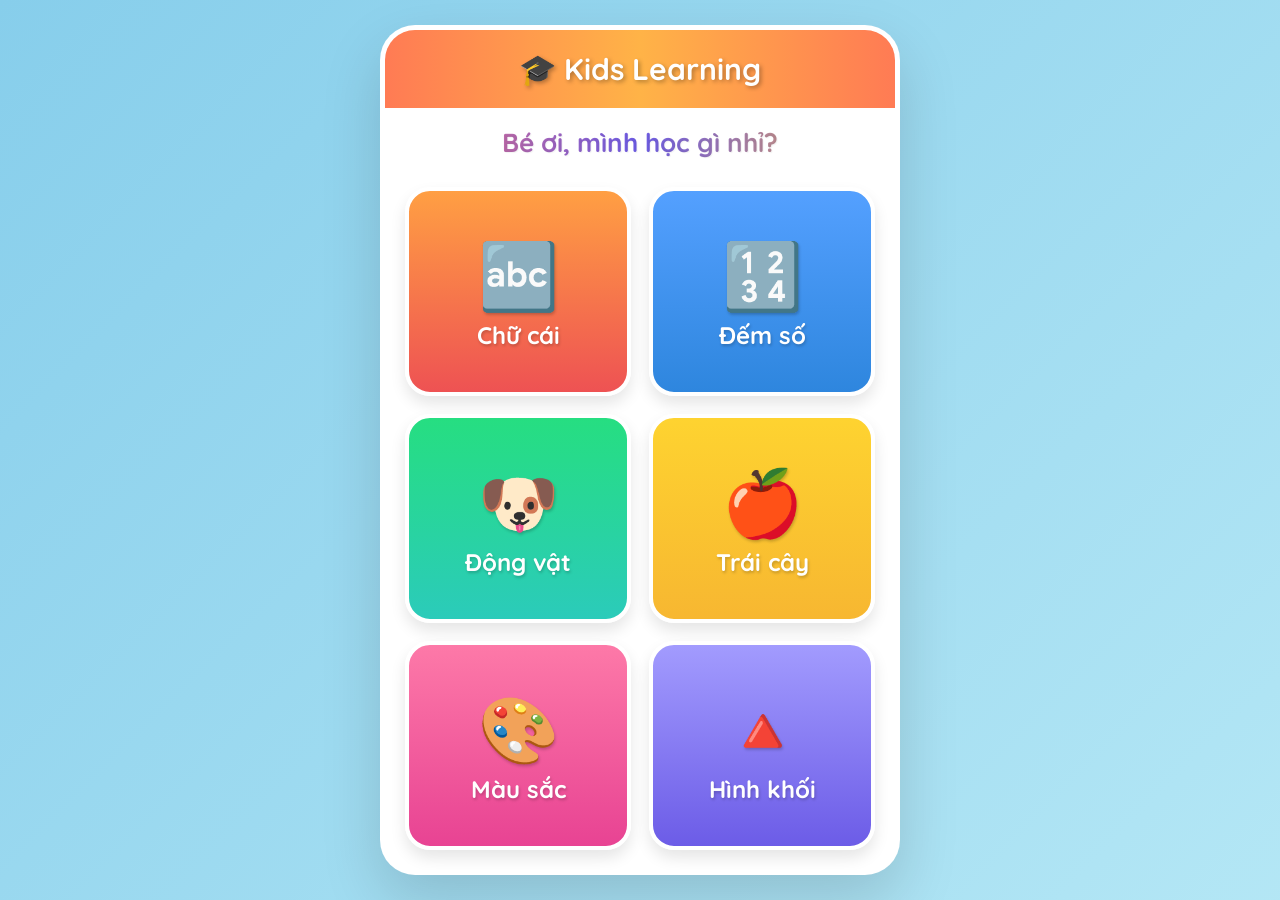
<file: bangchucai.html>
<!DOCTYPE html>
<html lang="vi">
<head>
<meta charset="UTF-8">
<meta name="viewport" content="width=device-width, initial-scale=1.0">
<title>Kids Learning Pro - Vui Học Mỗi Ngày</title>
<link href="https://fonts.googleapis.com/css2?family=Quicksand:wght@500;700&display=swap" rel="stylesheet">
<style>
/* ==============================
   STYLE CHUNG (GLOBAL)
   ============================== */
* {
    margin: 0;
    padding: 0;
    box-sizing: border-box;
    font-family: 'Quicksand', sans-serif;
    -webkit-tap-highlight-color: transparent;
}

body {
    background: linear-gradient(135deg, #87CEEB, #E0FFFF, #87CEEB);
    background-size: 400% 400%;
    animation: gradientBG 15s ease infinite;
    min-height: 100vh;
    display: flex;
    justify-content: center;
    align-items: center;
    padding: 10px; /* Giảm padding body để tận dụng tối đa màn hình */
}

@keyframes gradientBG {
    0% { background-position: 0% 50%; }
    50% { background-position: 100% 50%; }
    100% { background-position: 0% 50%; }
}

.container {
    width: 100%;
    max-width: 520px;
    height: 96vh; /* Thay đổi linh hoạt theo chiều cao màn hình */
    max-height: 850px; /* Không để quá dài trên iPad/PC */
    background: #fff;
    border-radius: 35px;
    overflow-x: hidden; 
    overflow-y: hidden;
    box-shadow: 0 25px 60px rgba(0,0,0,.15);
    display: flex;
    flex-direction: column;
    border: 5px solid rgba(255, 255, 255, 0.6);
    position: relative;
}

header {
    background: linear-gradient(90deg, #ff7b54, #ffb347, #ff7b54);
    padding: clamp(15px, 3vh, 20px) 15px; /* Padding co giãn */
    text-align: center;
    color: white;
    font-size: clamp(24px, 6vw, 30px); /* Kích thước chữ co giãn */
    font-weight: bold;
    position: relative;
    flex-shrink: 0;
    text-shadow: 2px 2px 4px rgba(0,0,0,0.3);
}

/* Tùy chỉnh thanh cuộn dọc (Chỉ dùng cho màn học tập) */
::-webkit-scrollbar { width: 6px; }
::-webkit-scrollbar-track { background: transparent; }
::-webkit-scrollbar-thumb { background: rgba(0,0,0,0.15); border-radius: 10px; }
::-webkit-scrollbar-thumb:hover { background: rgba(0,0,0,0.3); }

/* ==============================
   STYLE MÀN HÌNH TRANG CHỦ (VỪA KHÍT 100% KHÔNG CUỘN)
   ============================== */
#home-screen {
    display: flex;
    flex-direction: column;
    flex-grow: 1;
    background: #fff url('[data-uri]') ;
    overflow: hidden; /* Cấm cuộn */
}

.welcome-text {
    text-align: center;
    padding: clamp(10px, 2vh, 20px);
    font-size: clamp(20px, 5vw, 26px);
    font-weight: bold;
    background: linear-gradient(to right, #ff7675, #6c5ce7, #ffb347, #00cec9, #ff7675);
    background-size: 200% auto;
    -webkit-background-clip: text;
    background-clip: text;
    color: transparent;
    animation: rainbowText 4s linear infinite;
    text-shadow: 1px 1px 1px rgba(0,0,0,0.05);
    flex-shrink: 0;
}

@keyframes rainbowText { to { background-position: 200% center; } }

.menu-grid {
    padding: 10px 20px 20px;
    display: grid;
    grid-template-columns: 1fr 1fr;
    /* BÍ QUYẾT Ở ĐÂY: Chia chính xác 3 hàng bằng nhau, lấp đầy không gian trống */
    grid-template-rows: repeat(3, minmax(0, 1fr)); 
    gap: clamp(10px, 2vh, 20px); /* Khe hở tự động thu nhỏ nếu màn hình chật */
    flex-grow: 1;
    overflow: hidden; /* Không bao giờ xuất hiện thanh cuộn */
}

.menu-card {
    /* Đã gỡ bỏ aspect-ratio: 1 để tự động điền đầy hàng */
    display: flex; 
    flex-direction: column; 
    justify-content: center; 
    align-items: center;
    border-radius: 25px; 
    font-size: clamp(18px, 4.5vw, 24px); /* Chữ tự thu nhỏ nếu chật */
    font-weight: bold; 
    cursor: pointer; 
    transition: all .3s cubic-bezier(0.175, 0.885, 0.32, 1.275);
    box-shadow: 0 8px 15px rgba(0,0,0,.1); 
    color: white; 
    text-shadow: 1px 2px 3px rgba(0,0,0,0.2);
    position: relative; 
    overflow: hidden; 
    border: 4px solid white;
}

.menu-card:hover { transform: translateY(-6px) scale(1.02); box-shadow: 0 12px 20px rgba(0,0,0,.2); }
.menu-card span { 
    font-size: clamp(45px, 8vh, 65px); /* Icon tự động co giãn theo chiều cao */
    margin-bottom: clamp(2px, 1vh, 5px); 
    display: block; 
    animation: bouncingEmoji 3s ease-in-out infinite; 
}
@keyframes bouncingEmoji { 0%, 100% { transform: translateY(0); } 50% { transform: translateY(-8px); } }

.bg-alphabet { background: linear-gradient(180deg, #ff9f43, #ee5253); }
.bg-number { background: linear-gradient(180deg, #54a0ff, #2e86de); }
.bg-animal { background: linear-gradient(180deg, #26de81, #2bcbba); }
.bg-fruit { background: linear-gradient(180deg, #fed330, #f7b731); }
.bg-color { background: linear-gradient(180deg, #fd79a8, #e84393); } 
.bg-shape { background: linear-gradient(180deg, #a29bfe, #6c5ce7); } 

.menu-grid .menu-card:nth-child(2) span { animation-delay: 0.2s; }
.menu-grid .menu-card:nth-child(3) span { animation-delay: 0.4s; }
.menu-grid .menu-card:nth-child(4) span { animation-delay: 0.6s; }
.menu-grid .menu-card:nth-child(5) span { animation-delay: 0.8s; }
.menu-grid .menu-card:nth-child(6) span { animation-delay: 1.0s; }


/* ==============================
   STYLE MÀN HÌNH HỌC TẬP
   ============================== */
#learning-screen { display: none; flex-direction: column; flex-grow: 1; overflow: hidden; }

.home-btn {
    position: absolute; left: 15px; top: 50%; transform: translateY(-50%);
    background: rgba(255,255,255,0.3); color: white; padding: 6px 12px;
    border-radius: 12px; font-size: 14px; font-weight: bold; border: none; cursor: pointer; transition: 0.2s;
}
.home-btn:hover { background: rgba(255,255,255,0.5); }

/* KHU VỰC CHỌN MENU DROPDOWN TÙY CHỈNH */
.controls { 
    padding: 15px; display: grid; grid-template-columns: 1fr 1fr; gap: 10px; background: transparent; flex-shrink: 0; 
}

.custom-dropdown { position: relative; width: 100%; user-select: none; z-index: 10; }

.dropdown-header {
    padding: 10px; border-radius: 20px; font-size: 15px; font-weight: bold; color: white; text-align: center;
    cursor: pointer; border: 3px solid #fff; box-shadow: 0 5px 15px rgba(0,0,0,0.1); transition: 0.3s;
}
.dropdown-header:hover { transform: translateY(-3px) scale(1.03); box-shadow: 0 8px 20px rgba(0,0,0,0.15); }

.bg-blue { background: linear-gradient(135deg, #74b9ff, #0984e3); }
.bg-orange { background: linear-gradient(135deg, #ffb347, #ff7b54); }

.dropdown-list {
    position: absolute; top: 110%; left: 0; right: 0; background: rgba(255, 255, 255, 0.95);
    backdrop-filter: blur(5px); border-radius: 20px; box-shadow: 0 15px 35px rgba(0,0,0,0.25);
    border: 4px solid #fff; overflow: hidden; display: none; z-index: 100;
    animation: fadeInDown 0.2s ease-out;
}
@keyframes fadeInDown { from { opacity: 0; transform: translateY(-10px); } to { opacity: 1; transform: translateY(0); } }

.custom-dropdown.active .dropdown-list { display: block; }
.custom-dropdown.active .dropdown-header { box-shadow: 0 0 15px rgba(0,0,0,0.2) inset; }

.dropdown-item {
    padding: 10px 15px; color: #2c3e50; font-weight: bold; font-size: 15px; cursor: pointer;
    transition: 0.2s; text-align: center; border-bottom: 2px solid #f1f2f6;
}
.dropdown-item:last-child { border-bottom: none; }
.dropdown-item:hover { background: #e0ffff; color: #00cec9; transform: scale(1.02); }

/* GRID HỌC TẬP (CUỘN DỌC, CHỐNG CUỘN NGANG) */
#grid { 
    padding: 15px; 
    display: grid; 
    grid-template-columns: repeat(auto-fill, minmax(100px, 1fr)); 
    align-content: start;
    gap: 15px; 
    flex-grow: 1; 
    overflow-y: auto; 
    overflow-x: hidden; 
}

.card {
    aspect-ratio: 1; border-radius: 20px; display: flex; flex-direction: column; justify-content: center; align-items: center;
    font-size: 40px; font-weight: bold; color: white; cursor: pointer; transition: .25s; box-shadow: 0 8px 15px rgba(0,0,0,.15);
}
.card:hover { transform: translateY(-6px); }
.card span { font-size: 14px; margin-top: 5px; text-align: center; line-height: 1.2; padding: 0 5px;}

.bigImage { width: 100%; padding: 5px 20px; display: flex; justify-content: center; flex-shrink: 0;}
.bigImage #preview { font-size: 80px; display: none; animation: zoom .5s; line-height: 1; }
@keyframes zoom { from { transform: scale(.4); opacity: 0; } to { transform: scale(1); opacity: 1; } }

.footer { padding: 15px; display: grid; grid-template-columns: repeat(3, 1fr); gap: 10px; flex-shrink: 0; }
button { padding: 10px; border: none; border-radius: 15px; font-size: 14px; font-weight: bold; cursor: pointer; transition: .3s; }
button:hover { transform: scale(1.05); }
.random { background: #8e44ad; color: white; }
.spell { background: #16a085; color: white; }
.chatbot-btn { background: #0984e3; color: white; } 

/* ==============================
   STYLE POPUP ĐỐ CHỮ (MINIGAME)
   ============================== */
#quiz-modal {
    position: absolute; top: 0; left: 0; width: 100%; height: 100%; background: rgba(0,0,0,0.6); backdrop-filter: blur(4px);
    display: none; justify-content: center; align-items: center; z-index: 1000; opacity: 0; transition: opacity 0.3s;
}
#quiz-modal.active { display: flex; opacity: 1; }
.quiz-content {
    background: #fff; padding: 25px; border-radius: 30px; width: 85%; max-width: 350px; text-align: center;
    box-shadow: 0 20px 50px rgba(0,0,0,0.3); transform: scale(0.8); transition: transform 0.3s cubic-bezier(0.175, 0.885, 0.32, 1.275);
    position: relative; border: 6px solid #ffb347;
}
#quiz-modal.active .quiz-content { transform: scale(1); }

.close-quiz { position: absolute; top: -12px; right: -12px; background: #ee5253; color: white; border: 4px solid white; width: 35px; height: 35px; border-radius: 50%; font-size: 18px; font-weight: bold; cursor: pointer; box-shadow: 0 4px 10px rgba(0,0,0,0.2); }
#quiz-title { font-size: 18px; color: #2c3e50; margin-bottom: 10px; font-weight: bold; }
#quiz-hint { font-size: 70px; margin: 10px 0; animation: bouncingEmoji 2s infinite; }
.quiz-options { display: flex; justify-content: center; gap: 8px; margin-bottom: 15px; }
.quiz-option { flex: 1; padding: 10px 5px; font-size: 15px; font-weight: bold; border: 3px solid #74b9ff; border-radius: 15px; background: white; color: #2c3e50; cursor: pointer; transition: all 0.2s; font-family: 'Quicksand', sans-serif; text-transform: capitalize; }
.quiz-option:hover { background: #f1f2f6; }
.quiz-option.selected { border-color: #00cec9; background: #e0ffff; box-shadow: 0 0 10px rgba(0, 206, 201, 0.4); transform: scale(1.05); }

.quiz-actions { display: flex; justify-content: center; gap: 8px; }
.btn-check { background: #00cec9; color: white; flex: 2; font-size: 16px; padding: 10px; }
.btn-skip { background: #a29bfe; color: white; flex: 1; font-size: 16px; padding: 10px; }

#quiz-feedback { margin-top: 10px; font-size: 16px; font-weight: bold; min-height: 22px; }
.feedback-correct { color: #26de81; }
.feedback-wrong { color: #ee5253; animation: shake 0.5s; }

/* ==============================
   STYLE CHATBOT
   ============================== */
#chat-modal { position: absolute; top: 0; left: 0; width: 100%; height: 100%; background: rgba(0,0,0,0.6); backdrop-filter: blur(4px); display: none; justify-content: center; align-items: center; z-index: 1001; opacity: 0; transition: opacity 0.3s; }
#chat-modal.active { display: flex; opacity: 1; }
.chat-content { background: #fff; padding: 20px; border-radius: 30px; width: 90%; max-width: 400px; height: 80%; display: flex; flex-direction: column; box-shadow: 0 20px 50px rgba(0,0,0,0.3); position: relative; border: 6px solid #a29bfe; transform: scale(0.8); transition: transform 0.3s cubic-bezier(0.175, 0.885, 0.32, 1.275); }
#chat-modal.active .chat-content { transform: scale(1); }
.close-chat { position: absolute; top: -15px; right: -15px; background: #ee5253; color: white; border: 4px solid white; width: 40px; height: 40px; border-radius: 50%; font-size: 20px; font-weight: bold; cursor: pointer; box-shadow: 0 4px 10px rgba(0,0,0,0.2); }
#chat-title { font-size: 20px; color: #2c3e50; margin-bottom: 10px; font-weight: bold; text-align: center; }
#chat-history { flex-grow: 1; background: #f1f2f6; border-radius: 15px; padding: 15px; overflow-y: auto; display: flex; flex-direction: column; gap: 10px; margin-bottom: 10px; }
.chat-msg { padding: 10px 15px; border-radius: 20px; max-width: 80%; font-size: 15px; font-weight: bold; line-height: 1.4; animation: zoom .3s; }
.chat-msg.user { background: #74b9ff; color: white; align-self: flex-end; border-bottom-right-radius: 5px; }
.chat-msg.bot { background: #dfe6e9; color: #2d3436; align-self: flex-start; border-bottom-left-radius: 5px; }
.chat-input-area { display: flex; gap: 10px; }
#chat-input { flex-grow: 1; padding: 12px; font-size: 15px; border: 3px solid #a29bfe; border-radius: 20px; outline: none; font-family: 'Quicksand', sans-serif; font-weight: bold; transition: 0.3s; }
#chat-input:focus { border-color: #6c5ce7; box-shadow: 0 0 10px rgba(108, 92, 231, 0.3); }
#chat-send { background: #a29bfe; color: white; border: none; padding: 10px 15px; border-radius: 20px; font-size: 15px; font-weight: bold; cursor: pointer; }
#chat-send:hover { background: #6c5ce7; }
</style>
</head>
<body>

<div class="container">
    <div id="home-screen">
        <header>🎓 Kids Learning</header>
        <div class="welcome-text">Bé ơi, mình học gì nhỉ?</div>
        <div class="menu-grid">
            <div class="menu-card bg-alphabet" onclick="openLearning('alphabet')"><span>🔤</span>Chữ cái</div>
            <div class="menu-card bg-number" onclick="openLearning('number')"><span>🔢</span>Đếm số</div>
            <div class="menu-card bg-animal" onclick="openLearning('animal')"><span>🐶</span>Động vật</div>
            <div class="menu-card bg-fruit" onclick="openLearning('fruit')"><span>🍎</span>Trái cây</div>
            <div class="menu-card bg-color" onclick="openLearning('color')"><span>🎨</span>Màu sắc</div>
            <div class="menu-card bg-shape" onclick="openLearning('shape')"><span>🔺</span>Hình khối</div>
        </div>
    </div>

    <div id="learning-screen">
        <header>
            <button class="home-btn" onclick="goHome()">🏠 Trang chủ</button>
            🎓 <span id="header-title">Học Chữ Cái</span>
        </header>
        
        <div class="controls">
            <div class="custom-dropdown" id="dropdown-lang">
                <div class="dropdown-header bg-blue">🇻🇳 Tiếng Việt ▾</div>
                <div class="dropdown-list">
                    <div class="dropdown-item" onclick="setLanguage('vi-VN', '🇻🇳 Tiếng Việt')">🇻🇳 Tiếng Việt</div>
                    <div class="dropdown-item" onclick="setLanguage('en-US', '🇺🇸 English')">🇺🇸 English</div>
                </div>
            </div>

            <div class="custom-dropdown" id="dropdown-mode">
                <div class="dropdown-header bg-orange">🔤 Chữ cái ▾</div>
                <div class="dropdown-list">
                    <div class="dropdown-item" onclick="setMode('alphabet', '🔤 Chữ cái')">🔤 Chữ cái</div>
                    <div class="dropdown-item" onclick="setMode('number', '🔢 Số đếm')">🔢 Số đếm</div>
                    <div class="dropdown-item" onclick="setMode('animal', '🐶 Động vật')">🐶 Động vật</div>
                    <div class="dropdown-item" onclick="setMode('fruit', '🍎 Trái cây')">🍎 Trái cây</div>
                    <div class="dropdown-item" onclick="setMode('color', '🎨 Màu sắc')">🎨 Màu sắc</div>
                    <div class="dropdown-item" onclick="setMode('shape', '🔺 Hình khối')">🔺 Hình khối</div>
                </div>
            </div>
        </div>

        <div class="bigImage">
            <div id="preview"></div>
        </div>

        <div id="grid"></div>

        <div class="footer">
            <button class="random">🎲 Ngẫu nhiên</button>
            <button class="spell">🎮 Đố chữ</button>
            <button class="chatbot-btn" id="btnChat">🤖 Trò Chuyện</button>
        </div>
    </div>

    <div id="quiz-modal">
        <div class="quiz-content">
            <button class="close-quiz" onclick="closeQuiz()">✖</button>
            <div id="quiz-title">Bé hãy chọn đáp án đúng nhé!</div>
            <div id="quiz-hint">🐶</div>
            <div id="quiz-options" class="quiz-options"></div>
            <div class="quiz-actions">
                <button class="btn-check" onclick="checkQuiz()">Kiểm tra 🎯</button>
                <button class="btn-skip" onclick="nextQuiz()">Đổi hình ⏭️</button>
            </div>
            <div id="quiz-feedback"></div>
        </div>
    </div>

    <div id="chat-modal">
        <div class="chat-content">
            <button class="close-chat" onclick="closeChat()">✖</button>
            <div id="chat-title">🤖 Trò chuyện với tớ!</div>
            <div id="chat-history"></div>
            <div class="chat-input-area">
                <input type="text" id="chat-input" placeholder="Hỏi tớ đi..." autocomplete="off">
                <button id="chat-send" onclick="sendMessage()">Gửi</button>
            </div>
        </div>
    </div>
</div>

<audio id="audioPlayer" style="display:none;"></audio>

<script>
// Dữ liệu màu sắc UI
const colors = ["#ff7675", "#74b9ff", "#55efc4", "#fdcb6e", "#a29bfe", "#fd79a8", "#00cec9", "#6c5ce7"];

let language = "vi-VN";
let mode = "alphabet";

const grid = document.getElementById("grid");
const preview = document.getElementById("preview");
const audioPlayer = document.getElementById("audioPlayer");
const headerTitle = document.getElementById("header-title");

//==================================================
// XỬ LÝ CUSTOM DROPDOWN (MENU THẢ XUỐNG MỚI)
//==================================================
document.querySelectorAll('.dropdown-header').forEach(header => {
    header.addEventListener('click', function(e) {
        e.stopPropagation();
        let parent = this.parentElement;
        document.querySelectorAll('.custom-dropdown').forEach(d => {
            if (d !== parent) d.classList.remove('active');
        });
        parent.classList.toggle('active');
    });
});

document.addEventListener('click', () => {
    document.querySelectorAll('.custom-dropdown').forEach(d => d.classList.remove('active'));
});

function setLanguage(val, text) {
    language = val;
    document.querySelector('#dropdown-lang .dropdown-header').innerHTML = text + " ▾";
    render();
}

function setMode(val, text) {
    mode = val;
    document.querySelector('#dropdown-mode .dropdown-header').innerHTML = text + " ▾";
    preview.style.display = "none";
    render();
}

//=====================
// ĐIỀU HƯỚNG TRANG
//=====================
const modeTexts = {
    'alphabet': '🔤 Chữ cái', 'number': '🔢 Số đếm', 'animal': '🐶 Động vật',
    'fruit': '🍎 Trái cây', 'color': '🎨 Màu sắc', 'shape': '🔺 Hình khối'
};

function openLearning(selectedMode) {
    document.getElementById('home-screen').style.display = 'none';
    document.getElementById('learning-screen').style.display = 'flex';
    mode = selectedMode;
    document.querySelector('#dropdown-mode .dropdown-header').innerHTML = modeTexts[selectedMode] + " ▾";
    preview.style.display = "none"; 
    updateHeaderTitle(); 
    render();
}

function goHome() {
    document.getElementById('learning-screen').style.display = 'none';
    document.getElementById('home-screen').style.display = 'flex';
    speechSynthesis.cancel();
}

function updateHeaderTitle() {
    const titles = {'alphabet': 'Học Chữ Cái', 'number': 'Học Số Đếm', 'animal': 'Học Động Vật', 'fruit': 'Học Trái Cây', 'color': 'Học Màu Sắc', 'shape': 'Học Hình Khối'};
    headerTitle.textContent = titles[mode];
}

//=====================
// BẢNG DỮ LIỆU ĐÃ BỔ SUNG
//=====================
const alphabetVI = ["A","Ă","Â","B","C","D","Đ","E","Ê","G","H","I","K","L","M","N","O","Ô","Ơ","P","Q","R","S","T","U","Ư","V","X","Y"];
const alphabetEN = ["A","B","C","D","E","F","G","H","I","J","K","L","M","N","O","P","Q","R","S","T","U","V","W","X","Y","Z"];
const viSpellingMap = {'b':'bờ','c':'cờ','d':'dờ','đ':'đờ','g':'gờ','h':'hờ','k':'ca','l':'lờ','m':'mờ','n':'nờ','p':'pờ','q':'quờ','r':'rờ','s':'sờ','t':'tờ','v':'vờ','x':'xờ'};

const numbers = ["1","2","3","4","5","6","7","8","9","10","11","12","13","14","15","16","17","18","19","20"];
const numberVI = ["một","hai","ba","bốn","năm","sáu","bảy","tám","chín","mười","mười một","mười hai","mười ba","mười bốn","mười lăm","mười sáu","mười bảy","mười tám","mười chín","hai mươi"];
const numberEN = ["one","two","three","four","five","six","seven","eight","nine","ten","eleven","twelve","thirteen","fourteen","fifteen","sixteen","seventeen","eighteen","nineteen","twenty"];

const animals = [{name:"Mèo", en:"Cat", emoji:"🐱"}, {name:"Chó", en:"Dog", emoji:"🐶"}, {name:"Voi", en:"Elephant", emoji:"🐘"}, {name:"Hổ", en:"Tiger", emoji:"🐯"}, {name:"Sư tử", en:"Lion", emoji:"🦁"}, {name:"Khỉ", en:"Monkey", emoji:"🐵"}, {name:"Gấu", en:"Bear", emoji:"🐻"}, {name:"Thỏ", en:"Rabbit", emoji:"🐰"}, {name:"Ngựa", en:"Horse", emoji:"🐴"}, {name:"Bò", en:"Cow", emoji:"🐮"}, {name:"Heo", en:"Pig", emoji:"🐷"}, {name:"Dê", en:"Goat", emoji:"🐐"}, {name:"Cừu", en:"Sheep", emoji:"🐑"}, {name:"Gà", en:"Chicken", emoji:"🐔"}, {name:"Vịt", en:"Duck", emoji:"🦆"}];
const fruits = [{name:"Táo", en:"Apple", emoji:"🍎"}, {name:"Cam", en:"Orange", emoji:"🍊"}, {name:"Chuối", en:"Banana", emoji:"🍌"}, {name:"Nho", en:"Grapes", emoji:"🍇"}, {name:"Dâu", en:"Strawberry", emoji:"🍓"}, {name:"Dưa hấu", en:"Watermelon", emoji:"🍉"}, {name:"Xoài", en:"Mango", emoji:"🥭"}, {name:"Dứa", en:"Pineapple", emoji:"🍍"}, {name:"Dừa", en:"Coconut", emoji:"🥥"}];

const colorItems = [ 
    {name:"Đỏ", en:"Red", emoji:"🟥"}, {name:"Xanh lá", en:"Green", emoji:"🟩"}, 
    {name:"Xanh dương", en:"Blue", emoji:"🟦"}, {name:"Vàng", en:"Yellow", emoji:"🟨"}, 
    {name:"Tím", en:"Purple", emoji:"🟪"}, {name:"Cam", en:"Orange", emoji:"🟧"}, 
    {name:"Đen", en:"Black", emoji:"⬛"}, {name:"Trắng", en:"White", emoji:"⬜"}, 
    {name:"Nâu", en:"Brown", emoji:"🟫"}, {name:"Hồng", en:"Pink", emoji:"🩷"},
    {name:"Xám", en:"Gray", emoji:"🩶"}, {name:"Xanh ngọc", en:"Cyan", emoji:"🩵"}
];

const shapeItems = [ 
    {name:"Tròn", en:"Circle", emoji:"🔴"}, {name:"Vuông", en:"Square", emoji:"🟦"}, 
    {name:"Tam giác", en:"Triangle", emoji:"🔺"}, {name:"Ngôi sao", en:"Star", emoji:"⭐"}, 
    {name:"Trái tim", en:"Heart", emoji:"❤️"}, {name:"Hình thoi", en:"Diamond", emoji:"🔸"},
    {name:"Bầu dục", en:"Oval", emoji:"🥚"}, {name:"Chữ nhật", en:"Rectangle", emoji:"🎴"},
    {name:"Lục giác", en:"Hexagon", emoji:"💠"}, {name:"Khuyết", en:"Crescent", emoji:"🌙"},
    {name:"Lập phương", en:"Cube", emoji:"🧊"}, {name:"Mũi tên", en:"Arrow", emoji:"⬆️"}
];

//==================================================
// HỆ THỐNG GIỌNG ĐỌC
//==================================================
function getBestVoice() {
    const voices = speechSynthesis.getVoices();
    const currentLangPrefix = language.substring(0, 2).toLowerCase();
    let voice = voices.find(x => x.lang.toLowerCase().startsWith(currentLangPrefix) && (x.name.toLowerCase().includes("female") || x.name.toLowerCase().includes("zira") || x.name.toLowerCase().includes("linh")));
    if (!voice) voice = voices.find(x => x.lang.toLowerCase().startsWith(currentLangPrefix));
    return { voice, isMaleFallback: !voice || !(voice.name.toLowerCase().includes("female") || voice.name.toLowerCase().includes("zira")) };
}

function speak(text) {
    if (!text) return;
    speechSynthesis.cancel();
    const langCode = (language === 'vi-VN') ? 'vi' : 'en';
    const url = `https://translate.google.com/translate_tts?ie=UTF-8&tl=${langCode}&client=tw-ob&q=${encodeURIComponent(text.toLowerCase())}`;
    audioPlayer.src = url;
    audioPlayer.play().catch(e => { speakOffline(text); });
}

function speakOffline(text) {
    let u = new SpeechSynthesisUtterance(text);
    u.lang = language;
    const voiceData = getBestVoice();
    if (voiceData.voice) u.voice = voiceData.voice;
    if (voiceData.isMaleFallback) { u.pitch = 1.75; u.rate = 0.98; } else { u.pitch = 1.35; u.rate = 0.82; }
    speechSynthesis.speak(u);
}

//=====================
// VẼ GIAO DIỆN HỌC TẬP
//=====================
function render() {
    grid.innerHTML = ""; updateHeaderTitle();

    if (mode == "alphabet") {
        let list = (language == "vi-VN") ? alphabetVI : alphabetEN;
        list.forEach((item, index) => {
            let card = document.createElement("div"); card.className = "card"; card.style.background = colors[index % colors.length];
            card.innerHTML = item;
            card.onclick = function() {
                card.style.transform = "scale(1.15)"; setTimeout(() => { card.style.transform = "scale(1)"; }, 300);
                let speechText = item; if (language === 'vi-VN' && viSpellingMap[item.toLowerCase()]) speechText = viSpellingMap[item.toLowerCase()];
                speak(speechText);
            }; grid.appendChild(card);
        });
    }
    else if (mode == "number") {
        numbers.forEach((item, index) => {
            let card = document.createElement("div"); card.className = "card"; card.style.background = colors[index % colors.length];
            card.innerHTML = item + "<span>" + ((language == "vi-VN") ? numberVI[index] : numberEN[index]) + "</span>";
            card.onclick = function() {
                card.style.transform = "scale(1.15)"; setTimeout(() => { card.style.transform = "scale(1)"; }, 300);
                speak((language == "vi-VN") ? numberVI[index] : numberEN[index]);
            }; grid.appendChild(card);
        });
    }
    else if (mode == "animal" || mode == "fruit" || mode == "color" || mode == "shape") {
        let list = (mode == "animal") ? animals : (mode == "fruit") ? fruits : (mode == "color") ? colorItems : shapeItems;
        list.forEach((item, index) => {
            let card = document.createElement("div"); card.className = "card"; card.style.background = colors[index % colors.length];
            card.innerHTML = item.emoji + "<span>" + ((language == "vi-VN") ? item.name : item.en) + "</span>";
            card.onclick = function() {
                preview.style.display = "block"; preview.textContent = item.emoji; 
                card.style.transform = "scale(1.15)"; setTimeout(() => { card.style.transform = "scale(1)"; }, 300);
                
                let textToSpeak = (language == "vi-VN") ? item.name : item.en;
                if (mode === "animal" && language === "vi-VN") textToSpeak = "con " + item.name.toLowerCase();
                if (mode === "color" && language === "vi-VN") textToSpeak = "Màu " + item.name.toLowerCase();
                if (mode === "shape" && language === "vi-VN") textToSpeak = "Hình " + item.name.toLowerCase();

                speak(textToSpeak);
            }; grid.appendChild(card);
        });
    }
}

document.querySelector(".random").onclick = function() {
    let cards = document.querySelectorAll("#grid .card");
    if (cards.length == 0) return; let i = Math.floor(Math.random() * cards.length); cards[i].click();
};

//==================================================
// LOGIC MINIGAME ĐỐ CHỮ (TRẮC NGHIỆM)
//==================================================
let currentQuizAnswer = "";
let selectedAnswer = ""; 

document.querySelector(".spell").onclick = function() {
    document.getElementById("quiz-modal").classList.add("active");
    nextQuiz(); 
};

function closeQuiz() {
    document.getElementById("quiz-modal").classList.remove("active");
    document.getElementById("quiz-feedback").innerHTML = "";
    selectedAnswer = "";
}

function nextQuiz() {
    const titleEl = document.getElementById("quiz-title");
    const hintEl = document.getElementById("quiz-hint");
    const feedbackEl = document.getElementById("quiz-feedback");
    const optionsContainer = document.getElementById("quiz-options");
    
    feedbackEl.className = "";
    feedbackEl.innerHTML = "";
    selectedAnswer = "";

    let list = []; 

    if (mode === "number") {
        titleEl.textContent = (language === "vi-VN") ? "Bé hãy chọn chữ số này nhé:" : "Can you select this number?";
        let index = Math.floor(Math.random() * numbers.length);
        hintEl.textContent = numbers[index]; 
        currentQuizAnswer = (language === "vi-VN") ? numberVI[index] : numberEN[index];
        list = (language === "vi-VN") ? numberVI : numberEN;
    } 
    else if (mode === "alphabet") {
        titleEl.textContent = (language === "vi-VN") ? "Bé hãy chọn chữ cái này:" : "Select this letter:";
        list = (language === "vi-VN") ? alphabetVI : alphabetEN;
        currentQuizAnswer = list[Math.floor(Math.random() * list.length)];
        hintEl.textContent = currentQuizAnswer;
    }
    else {
        titleEl.textContent = (language === "vi-VN") ? "Bé hãy chọn đáp án đúng nhé:" : "Can you name this?";
        let sourceList = (mode == "animal") ? animals : (mode == "fruit") ? fruits : (mode == "color") ? colorItems : shapeItems;
        let item = sourceList[Math.floor(Math.random() * sourceList.length)];
        hintEl.textContent = item.emoji;
        currentQuizAnswer = (language === "vi-VN") ? item.name : item.en;
        list = sourceList.map(obj => (language === "vi-VN") ? obj.name : obj.en);
    }

    let options = [currentQuizAnswer];
    while (options.length < 3) {
        let randomWrong = list[Math.floor(Math.random() * list.length)];
        if (!options.includes(randomWrong)) {
            options.push(randomWrong);
        }
    }

    options.sort(() => Math.random() - 0.5);

    optionsContainer.innerHTML = "";
    options.forEach(opt => {
        let btn = document.createElement("button");
        btn.className = "quiz-option";
        btn.textContent = opt;
        btn.onclick = function() {
            document.querySelectorAll(".quiz-option").forEach(el => el.classList.remove("selected"));
            btn.classList.add("selected");
            selectedAnswer = opt;
            beep(); 
        };
        optionsContainer.appendChild(btn);
    });
}

function checkQuiz() {
    const feedbackEl = document.getElementById("quiz-feedback");
    
    if (!selectedAnswer) {
        feedbackEl.textContent = (language === "vi-VN") ? "Bé hãy chọn 1 đáp án trước nhé!" : "Please select an answer!";
        feedbackEl.className = "feedback-wrong";
        return;
    }

    let userAnswer = selectedAnswer.trim().toLowerCase();
    let correctAnswer = currentQuizAnswer.trim().toLowerCase();

    function removeAccents(str) {
        return str.normalize('NFD').replace(/[\u0300-\u036f]/g, '').replace(/đ/g, 'd').replace(/Đ/g, 'D');
    }

    let selectedBtn = document.querySelector(".quiz-option.selected");

    if (userAnswer === correctAnswer || removeAccents(userAnswer) === removeAccents(correctAnswer)) {
        feedbackEl.textContent = (language === "vi-VN") ? "Chính xác! 🎉 Rất giỏi!" : "Correct! 🎉 Great job!";
        feedbackEl.className = "feedback-correct";
        
        selectedBtn.style.background = "#26de81";
        selectedBtn.style.color = "white";
        selectedBtn.style.borderColor = "#26de81";

        let textToSpeak = currentQuizAnswer;
        if (mode === "animal" && language === "vi-VN") textToSpeak = "con " + currentQuizAnswer.toLowerCase();
        if (mode === "color" && language === "vi-VN") textToSpeak = "Màu " + currentQuizAnswer.toLowerCase();
        if (mode === "shape" && language === "vi-VN") textToSpeak = "Hình " + currentQuizAnswer.toLowerCase();

        speak(textToSpeak); 
        bubble(); 
        
        setTimeout(() => { nextQuiz(); }, 2000);
    } else {
        feedbackEl.textContent = (language === "vi-VN") ? "Sai rồi, bé thử lại nhé 🤔" : "Oops, try again! 🤔";
        feedbackEl.className = "feedback-wrong";

        selectedBtn.style.background = "#ee5253";
        selectedBtn.style.color = "white";
        selectedBtn.style.borderColor = "#ee5253";

        setTimeout(() => { 
            selectedBtn.style.background = "";
            selectedBtn.style.color = "";
            selectedBtn.style.borderColor = "";
            selectedBtn.classList.remove("selected");
            selectedAnswer = ""; 
        }, 1000);
    }
}

//=============================
// LOGIC CHATBOT THIẾU NHI
//=============================
const botResponses = {
    "chào": "Chào bạn nhỏ! Tớ là robot học tập đây! 🤖",
    "tên gì": "Tớ là Bíp Bíp, một robot thông minh thích chơi cùng bé!",
    "tên": "Tớ tên là Bíp Bíp. Còn bạn tên là gì vậy? 🌟",
    "tuổi": "Tớ mới được tạo ra thôi, tớ vẫn còn là em bé robot! 👶",
    "yêu": "Tớ cũng yêu bạn nhiều lắm! ❤️ Chúng mình là bạn tốt nhé!",
    "màu": "Tớ thích nhất là màu cầu vồng vì nó lấp lánh rất đẹp! 🌈",
    "con vật": "Tớ thích con mèo 🐱 và con chó 🐶. Bạn thích con gì?",
    "ăn": "Tớ là robot nên chỉ nạp điện thôi, tớ không ăn được bánh kẹo ngon như bạn! 🍬",
    "ngủ": "Robot cũng cần nghỉ ngơi. Chúc bé ngủ ngoan, mơ đẹp nhé! 🌙",
    "tại sao": "Ồ, câu hỏi hay quá! Bạn hãy hỏi ba mẹ hoặc thầy cô để biết rõ hơn nhé! 🧠",
    "khóc": "Đừng khóc nhè nha, có tớ ở đây chơi cùng bạn rồi! Nín đi nào~ 💕",
    "chơi": "Mình cùng học chữ cái, đếm số và học tên các con vật nhé! Vui lắm đó! 🎮",
    "giỏi": "Bạn cũng rất giỏi và thông minh! Tớ rất thích học cùng bạn! 🏆",
    "buồn": "Bạn buồn chuyện gì sao? Tớ hát cho bạn nghe một bài nhé! 🎵"
};

function getBotResponse(text) {
    text = text.toLowerCase();
    for (let key in botResponses) {
        if (text.includes(key)) return botResponses[key];
    }
    return "Trời ơi, câu này khó quá! Bé hỏi tớ chuyện khác như về màu sắc, con vật, hay tên của tớ đi! 🤔";
}

document.getElementById("btnChat").onclick = function() {
    document.getElementById("chat-modal").classList.add("active");
    const history = document.getElementById("chat-history");
    if (history.children.length === 0) {
        appendMessage("bot", "Xin chào bạn nhỏ! Cậu muốn hỏi tớ điều gì nào? 🌟");
    }
};

function closeChat() {
    document.getElementById("chat-modal").classList.remove("active");
}

function appendMessage(sender, text) {
    const history = document.getElementById("chat-history");
    const msg = document.createElement("div");
    msg.className = "chat-msg " + sender;
    msg.innerText = text;
    history.appendChild(msg);
    history.scrollTop = history.scrollHeight;
    
    if (sender === 'bot') speak(text); 
}

function sendMessage() {
    const input = document.getElementById("chat-input");
    const text = input.value.trim();
    if (!text) return;
    
    appendMessage("user", text);
    input.value = "";
    
    setTimeout(() => {
        const reply = getBotResponse(text);
        appendMessage("bot", reply);
    }, 600);
}

document.getElementById("chat-input").addEventListener("keypress", function(e) {
    if (e.key === "Enter") sendMessage();
});

//=============================
// HIỆU ỨNG TƯƠNG TÁC CHUNG
//=============================
function beep() {
    try {
        const ctx = new (window.AudioContext || window.webkitAudioContext)();
        const osc = ctx.createOscillator(); const gain = ctx.createGain();
        osc.type = "triangle"; osc.frequency.value = 800;
        osc.connect(gain); gain.connect(ctx.destination); gain.gain.value = 0.05;
        osc.start(); osc.stop(ctx.currentTime + 0.1);
    } catch(e) {}
}

document.addEventListener("click", function(e) {
    if (e.target.classList.contains("card") || e.target.closest('.card') || e.target.classList.contains("menu-card")) beep();
});

function bubble() {
    for(let i=0; i<5; i++) { 
        setTimeout(() => {
            const b = document.createElement("div");
            b.innerHTML = ["🎈","✨","⭐","☁️","🎉"][Math.floor(Math.random()*5)];
            b.style.position = "fixed"; b.style.left = Math.random() * window.innerWidth + "px"; b.style.top = window.innerHeight + "px";
            b.style.fontSize = (20 + Math.random() * 30) + "px"; b.style.transition = "4s ease-out";
            b.style.zIndex = "1001"; b.style.pointerEvents = "none";
            document.body.appendChild(b);
            setTimeout(() => { b.style.top = "-100px"; b.style.opacity = "0"; }, 50);
            setTimeout(() => { b.remove(); }, 4000);
        }, i * 200);
    }
}

console.log("Kids Learning Pro - Ready to use!");
</script>
</body>
</html>
</file>
